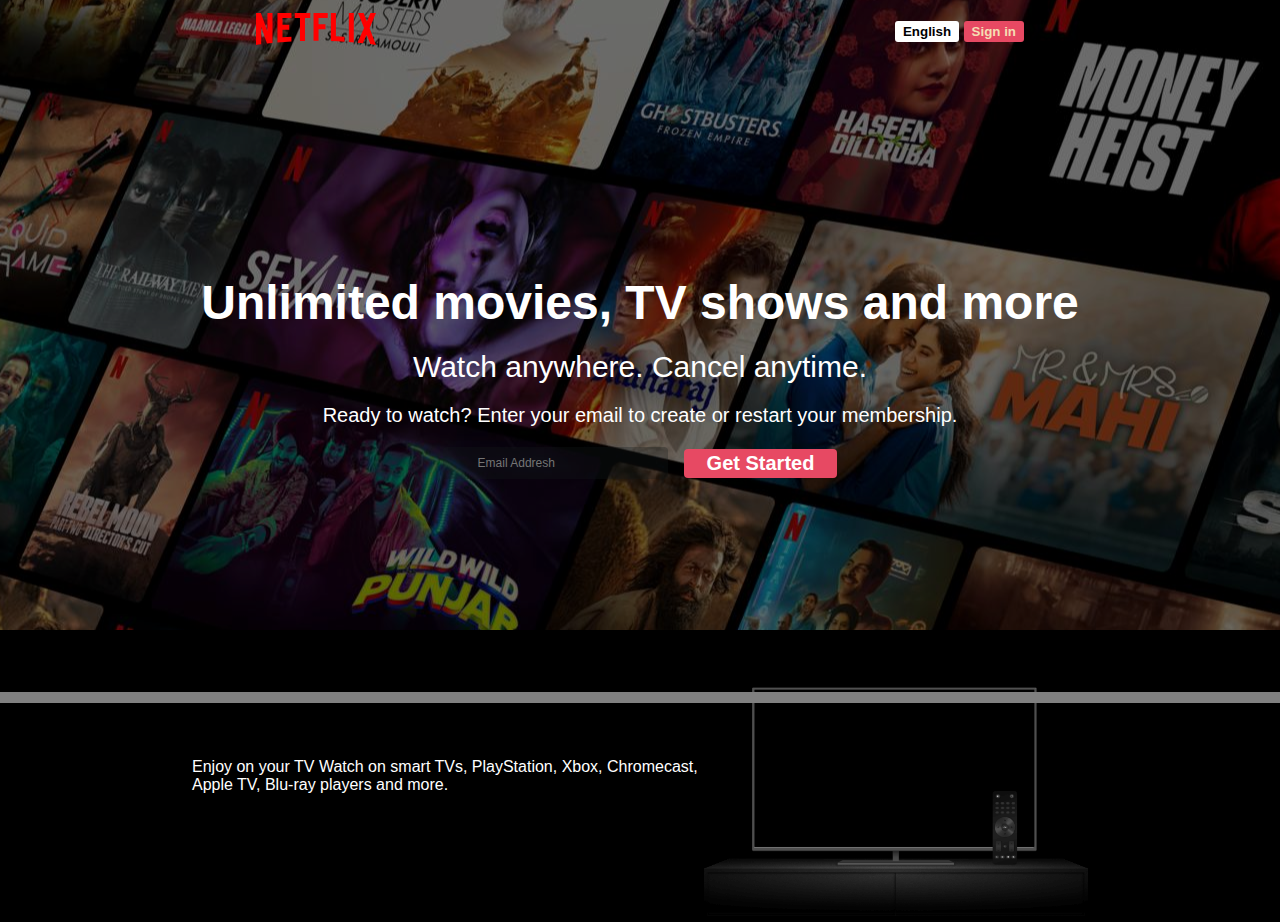
<file: Netflix/index.html>
<!DOCTYPE html>
<html lang="en">

<head>
    <meta charset="UTF-8">
    <meta name="viewport" content="width=device-width, initial-scale=1.0">
    <title>Neflix by sourabh jangid</title>
    <link rel="stylesheet" href="style.css">
</head>

<body>
    <div class="main">
        <nav>
            <span><img width="80" src="./logo.svg" alt=""></span>
            <div>
                <button class="btn ">English</button>
                <button class="btn btn-red-sm">Sign in</button>
            </div>
        </nav>
        <div class="box"></div>
        <div class="hero">
            <span>Unlimited movies, TV shows and more</span>
            <span> Watch anywhere. Cancel anytime.</span>
            <span> Ready to watch? Enter your email to create or restart your membership.</span>
            <div class="hero-button">
                <input type="text" placeholder="Email Addresh">
                <button class="btn btn-red">Get Started</button>
            </div> 
        </div>
        <div class="spline">

        </div>
    </div>
    <section class="first">
        <div>
            Enjoy on your TV
            Watch on smart TVs, PlayStation, Xbox, Chromecast, Apple TV, Blu-ray players and more.
        </div>
        <div class="secimg">
            <img src="./assests/tv.png" alt="">
        </div>
    </section>
</body>

</html>
</file>
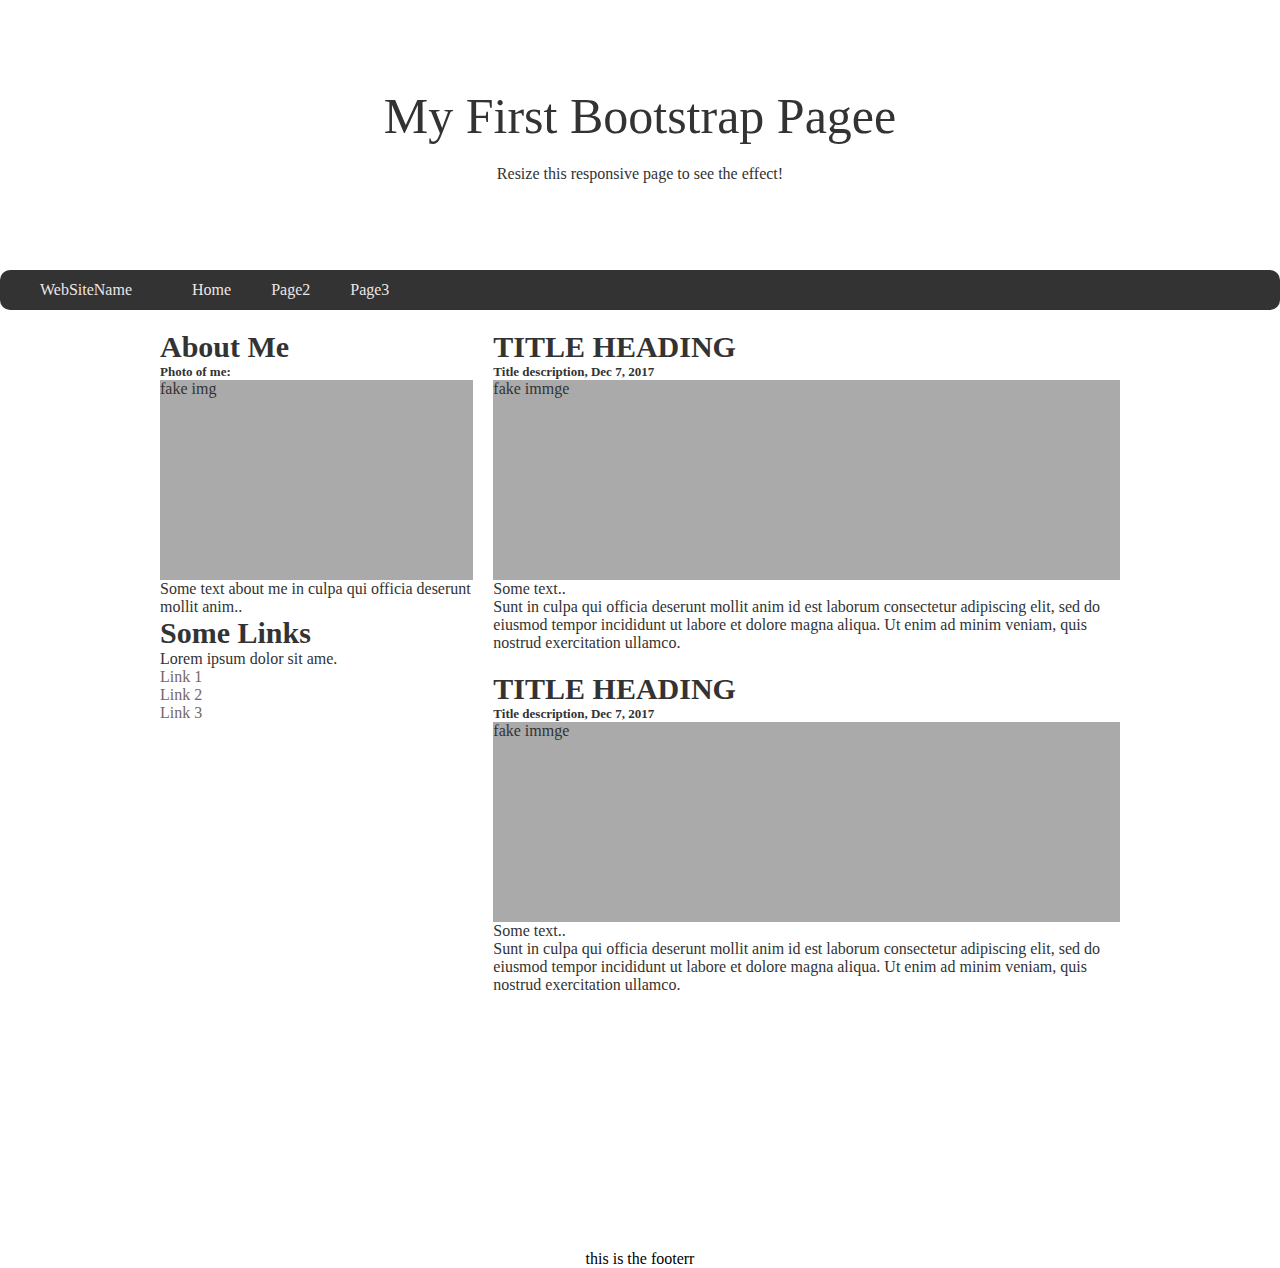
<file: New folder/index.html>
<!DOCTYPE html>
<html lang="en">

<head>
    <meta charset="UTF-8">
    <meta name="viewport" content="width=device-width, initial-scale=1.0">
    <title>BS3 </title>
    <link rel="stylesheet" href="style.css">
</head>

<body>
    <header>
        <h1>My First Bootstrap Pagee</h1>
        <p>Resize this responsive page to see the effect!</p>

    </header>
    <div class="navbar">
        <a href="https//google.com">
            <li>WebSiteName</li>
        </a>
        <li>Home</li>
        <li>Page2</li>
        <li>Page3</li>
    </div>
    <section class="main">
        <div class="aboutus">
            <div class="abouttop">
                <h2>About Me</h2>
                <h6>Photo of me:</h6>
                <div class="fakeimg">
                    fake img
                </div>
                <p>Some text about me in culpa qui officia deserunt mollit anim..</p>
            </div>
            <div class="bottomabout">
                <h2>Some Links</h2>
                <p>Lorem ipsum dolor sit ame.</p>
                <li><a href="#">Link 1</a></li>
                <li><a href="#">Link 2</a></li>
                <li><a href="#">Link 3</a></li>
            </div>
        </div>
        <div class="title">
            <div class="titletop">
                <h2>TITLE HEADING</h2>
                <h6>Title description, Dec 7, 2017</h6>
                <div class="fakeimgright">
                    fake immge
                </div>
                <p>Some text..</p>
                <p>Sunt in culpa qui officia deserunt mollit anim id est laborum consectetur adipiscing elit, sed do
                    eiusmod tempor incididunt ut labore et dolore magna aliqua. Ut enim ad minim veniam, quis nostrud
                    exercitation ullamco.</p>
            </div>
            <div class="titlebottom">
                <h2>TITLE HEADING</h2>
                <h6>Title description, Dec 7, 2017</h6>
                <div class="fakeimgright">
                    fake immge
                </div>
                <p>Some text..</p>
                <p>Sunt in culpa qui officia deserunt mollit anim id est laborum consectetur adipiscing elit, sed do
                    eiusmod tempor incididunt ut labore et dolore magna aliqua. Ut enim ad minim veniam, quis nostrud
                    exercitation ullamco.</p>
            </div>
        </div>
    </section>
    <div class="footer">
        this is the footerr
        
    </div>
</body>

</html>
</file>
<file: Netflix/style.css>
@import url('https://fonts.googleapis.com/css2?family=Grey+Qo&family=Martel:wght@200;300;400;600;700;800;900&display=swap');
*{
    margin: 0;
    padding: 0;
    box-sizing: border-box;
    font-family:'Franklin Gothic Medium', 'Arial Narrow', Arial, sans-serif;
}
body{
    background-color: black;
}
.main { 
    background-image: url(./assests/main.jpg);
    background-position: center center ;
    background-repeat: no-repeat;
    background-size: max(1200px 100vw);
    height: 70vh;
    position: relative;
}

.box{
    height: 70vh; 
    width: 100%;
    background-color: rgb(0, 0, 0);
    opacity: 0.44;
    position: absolute;
    top: 0;
}
nav{
    /* background-color: rebeccapurple; */
    max-width: 60vw;
    margin: auto;
    
    display: flex;
    align-items: center;
    justify-content: space-between;
    height: 62px;
    
}
nav img{
    color: red;
    width: 120px;
    position: relative;
    z-index: 10;
}
nav button{
    position:relative;
    z-index: 10;
}
.hero{
    height:100%;
    display: flex;
    align-items: center;
    justify-content: center;
    flex-direction: column;
    /* background-color: rebeccapurple; */
    color: white;
    position: relative;
    font-size: 30px;
    font-family: "Martel", serif;
    padding: 2px 23px;
    gap: 20px;
    text-align: center;
}
.hero > :nth-child(1){
    font-weight: 900;
    font-size: 48px;
    text-align: center;
}
.hero > :nth-child(2){
    font-weight: 400;
    font-size: 30px;
    text-align: center;
}
.hero :nth-child(3){
    font-weight: 400;
    font-size: 20px;
}



.spline{
   height: 11px;
   background-color: gray;
}

.btn{
    padding: 3px 8px;
    font-weight: bold;
    background-color: white;
    border: none;
    border-radius: 3px ;
}
.btn-red{
    background-color: rgb(231, 73, 99);
    color: white;
    padding: 3px 23px;
    font-size: 20px;
    border-radius: 4px;
}
.hero-button{
    display: flex;
    justify-content: center;
    align-items: center;
    gap: 16px;
}
.main input{
   padding: 9px 35px;
   font-size: 12px;
   border-radius: 4px;
   background-color: rgba(21, 26, 25, 0.3);
  border: rgba(21, 26, 25, 0.3);
}
.btn-red-sm{
   color: wheat;
    background-color: rgb(231, 73, 99);
}
.first{
    display: flex;
    justify-content: center;
    align-items: center;
    max-width: 70vw;
    margin: auto;
    color: white;
}
.secimg img{
    width: 30vw;
}
</file>
<file: New folder/style.css>
*{
    margin: 0;
    padding: 0;
    box-sizing: border-box;
    /* background-color: #ede6e6; */
}
header{
    display: flex;
    justify-content: center;
    align-items: center;
    flex-direction: column;
    gap: 20px;
    color: #333;
    height: 30vh;
    text-align: center;
}
header h1{
    font-weight: 500;
    font-size: 50px;
}
.navbar{
    height: 40px;
    background-color: #333;
    color: #ede6e6;
    display: flex;
    align-items: center;
    border-radius: 10px;
}

.navbar li{
    list-style: none;
    padding: 20px;
}
.navbar li:hover{
    color: white;
}
.navbar a{
    text-decoration: none;
    color: #ede6e6;
    padding: 20px;
}

.main{
    width: 75vw;
    margin: 20px auto;
    height: 100vh;
    /* background-color: aquamarine; */
    display: flex;
    /* background-color: rgb(96, 82, 109); */
    color: #333;
}
.aboutus{
    display: flex;
    flex-direction: column;
    width: 30vw;
    margin-right: 20px;
    /* background-color: turquoise; */
    color: #333;
    color: #333;
    
}
.abouttop{
    gap: 30px;
    
}
h2{
    font-size: 30px;
}
h6{
    font-size: 13px;
}
.fakeimg{
    background-color: #aaa;
    height: 200px;
    
}
.title{
    width: 60vw;
    color: #333;
    gap: 20px;

}
.fakeimgright{
    background-color: #aaa;
    height: 200px; 

 }
 .titletop{
    gap: 50px;
 }
 .titlebottom{
    margin-top: 20px;
 }
 .bottomabout li a{
    text-decoration: none;
    color: #766767;
 }
 .bottomabout li{
    list-style: none;
    color: #aaa;
    /* background-color: #337ab7; */

 }
 .bottomabout li:first-child {
    background-color: rebeccapurple;
    color: red;
 }
 .footer{
    text-align: center;
 }


 @media screen and (max-width: 431px) {
    .main{
        flex-direction: column;
        gap: 20px;
    }
    .aboutus{
        width: 80vw;
    }
    .title{
        width: 80vw;

    }
  }
</file>
